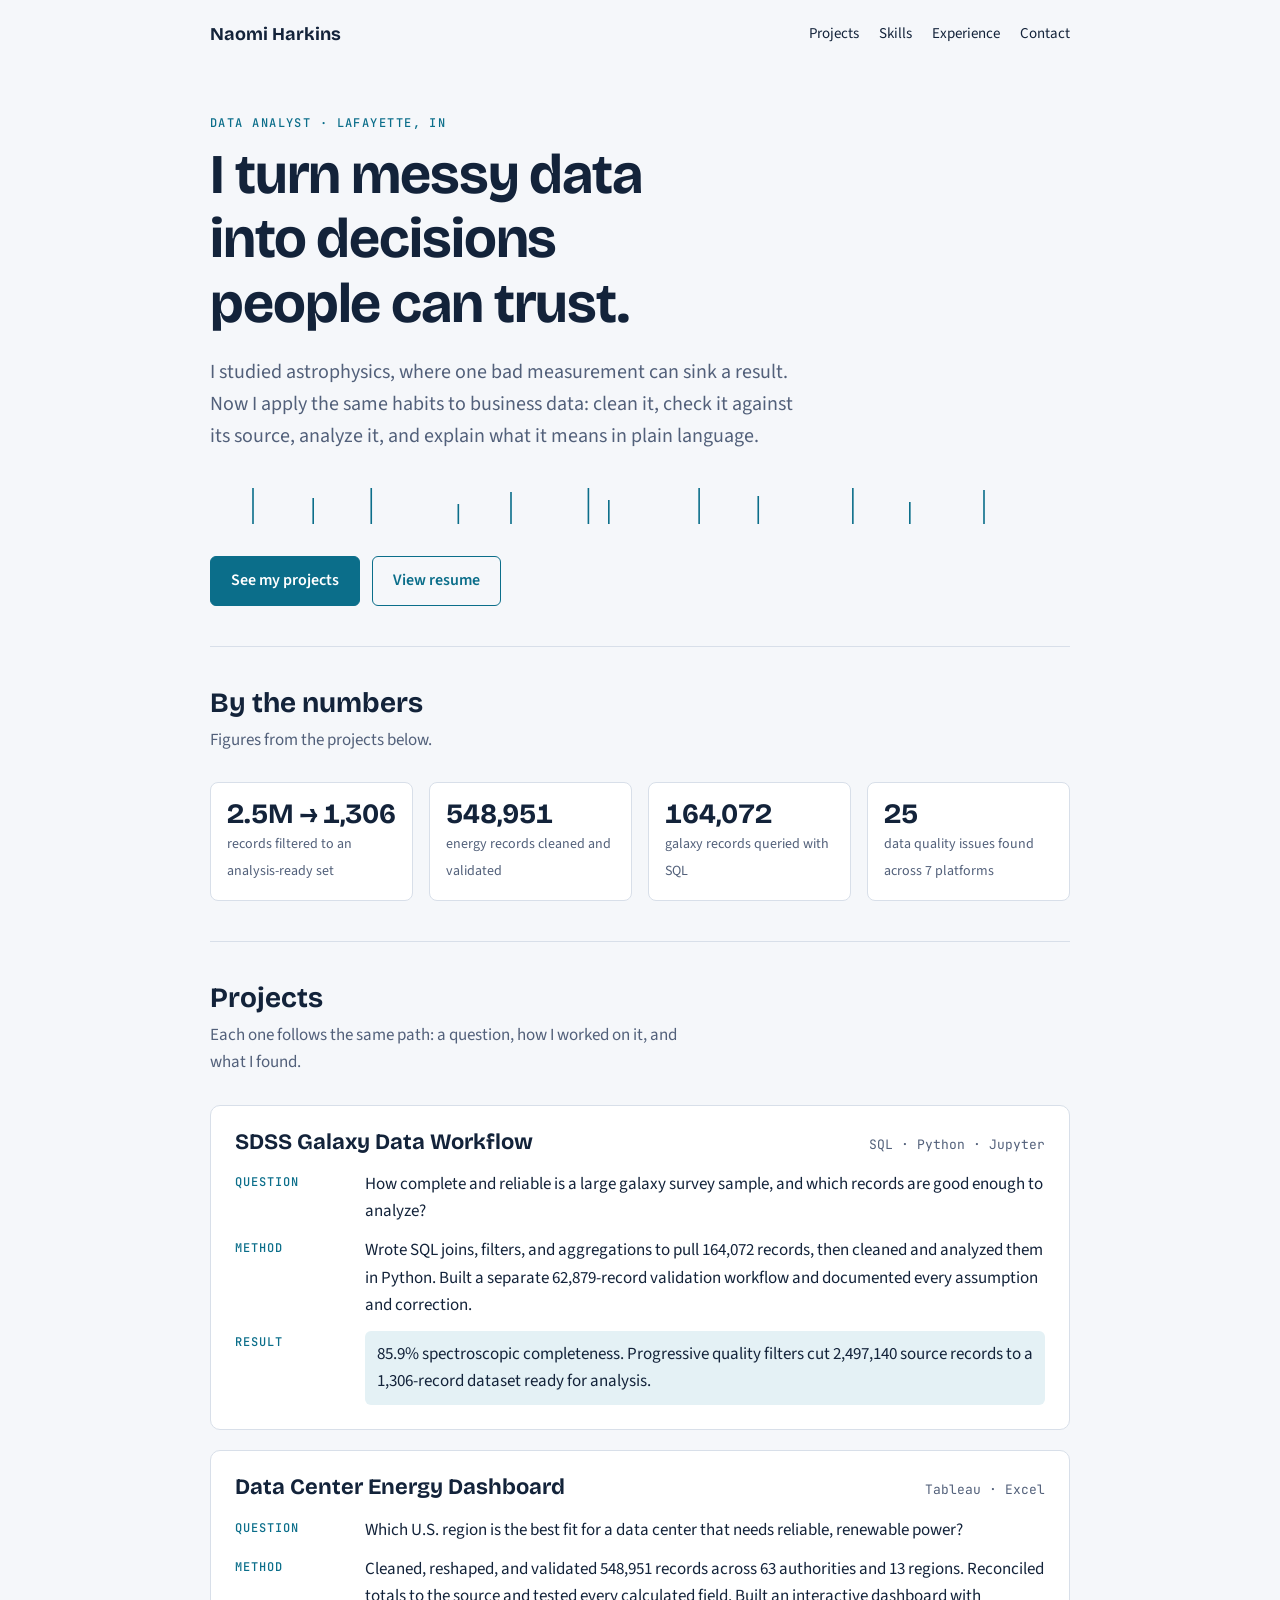
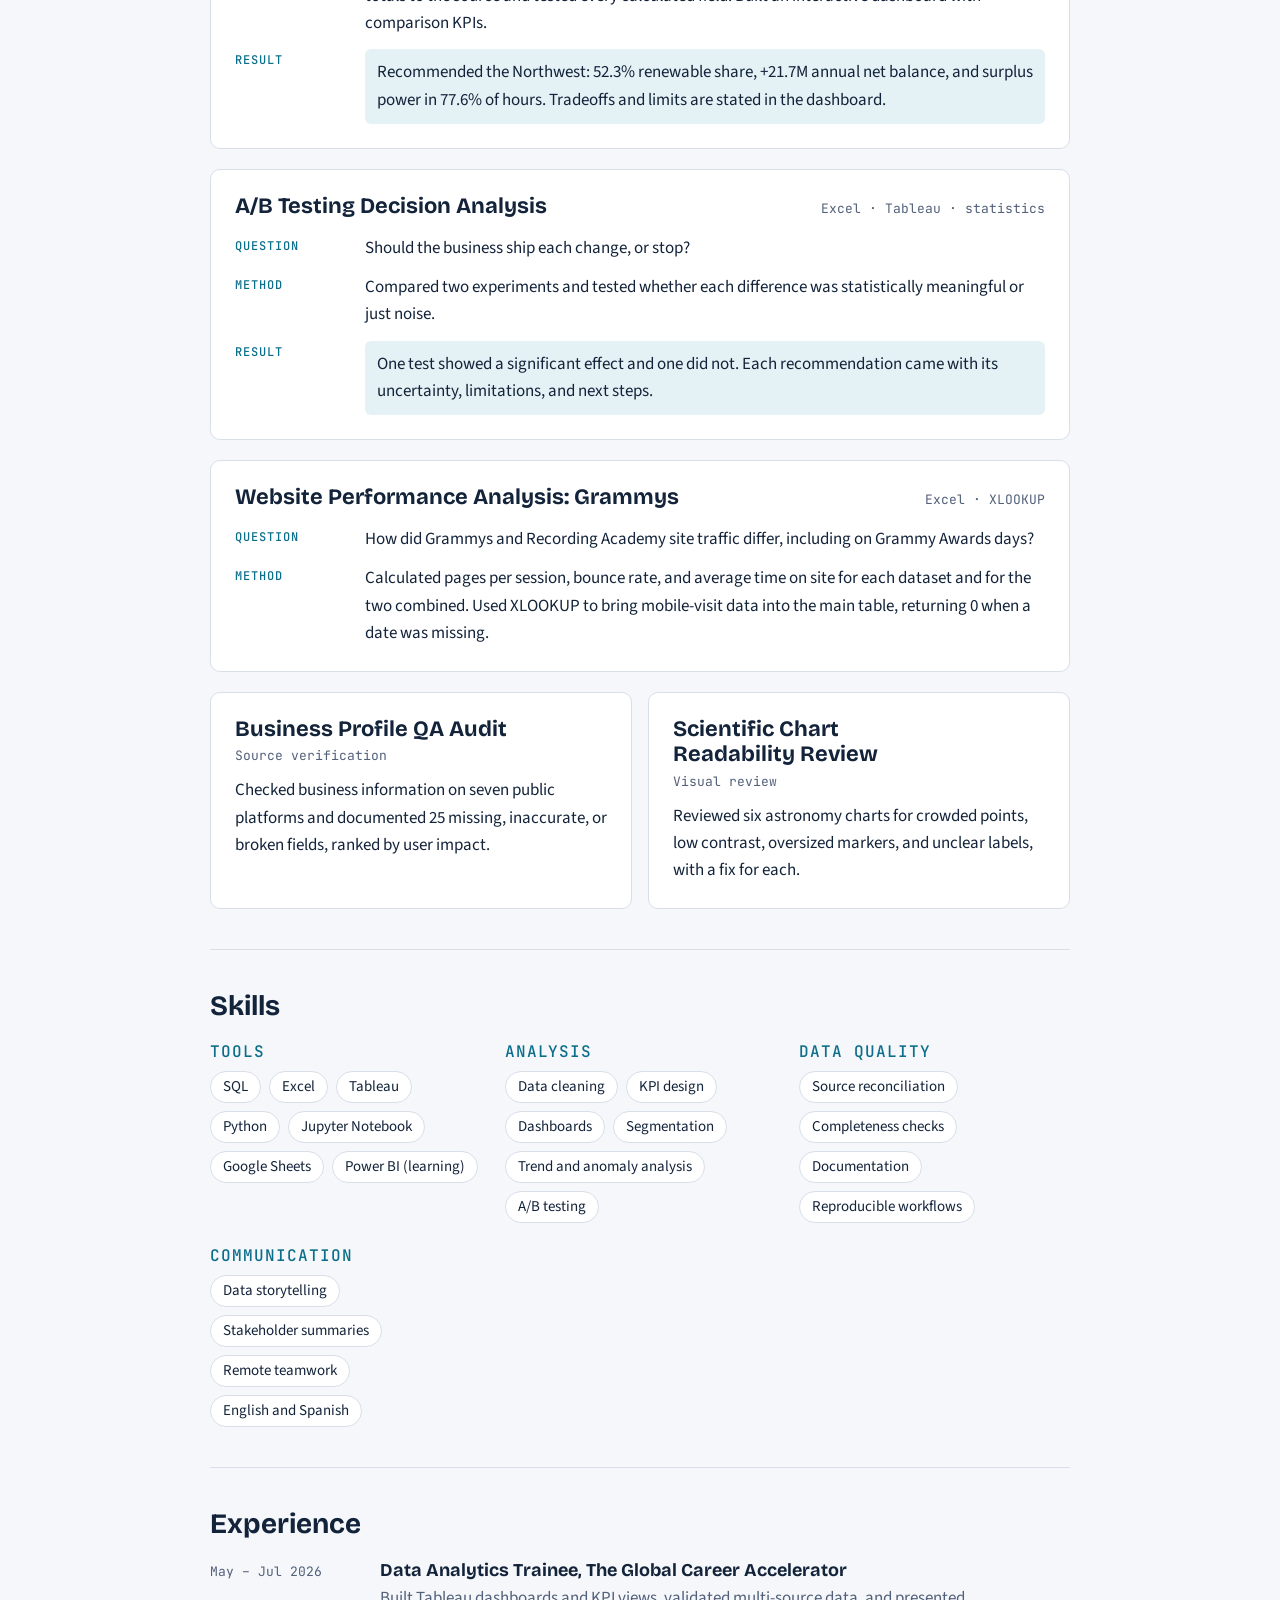
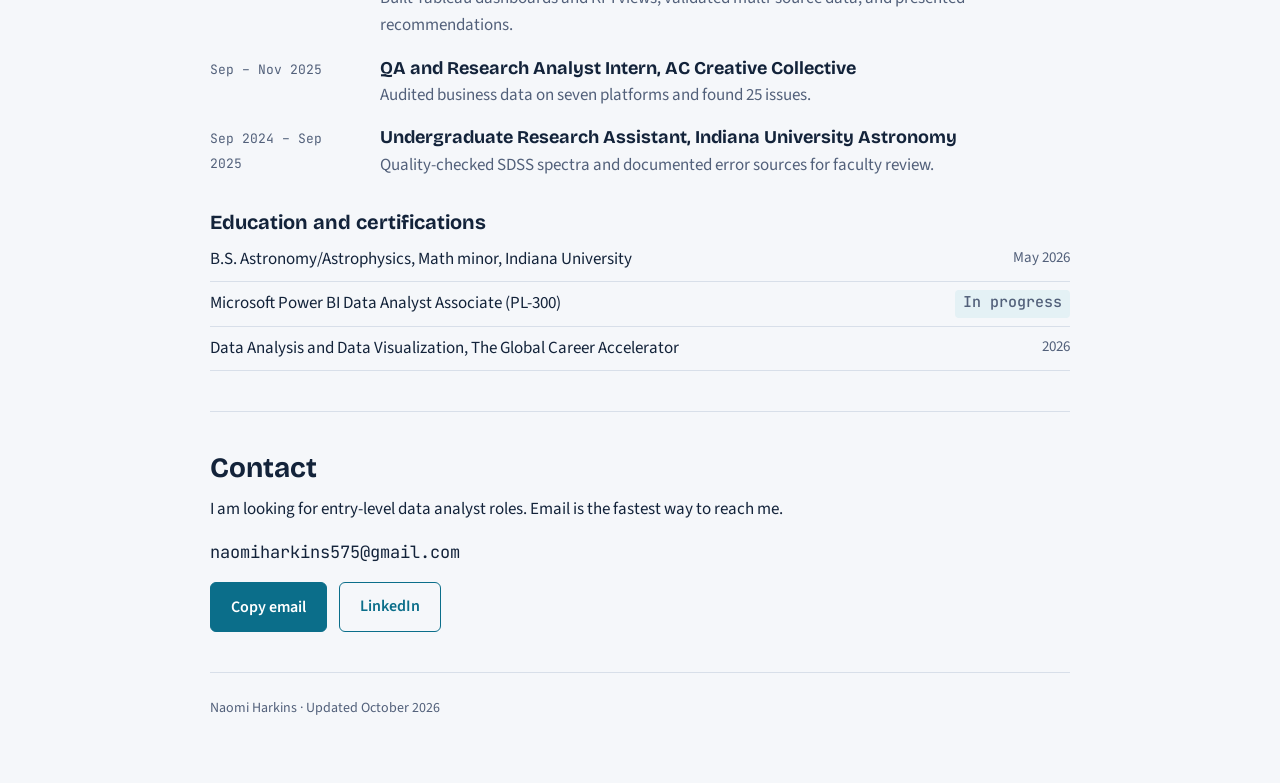
<file: index.html>
<!doctype html>
<html lang="en">
<head>
<meta charset="utf-8">
<meta name="viewport" content="width=device-width, initial-scale=1">
<meta name="description" content="Naomi Harkins is an entry-level data analyst skilled in SQL, Excel, Tableau and Python.">
<title>Naomi Harkins | Data Analyst Portfolio</title>
<link rel="stylesheet" href="https://fonts.googleapis.com/css2?family=Bricolage+Grotesque:opsz,wght@12..96,500;12..96,700&family=Source+Sans+3:wght@400;600&family=JetBrains+Mono:wght@400;500&display=swap">
<style>
/* Layout: one narrow reading column, project case studies as problem / method / result rows, spectrum-line motif as the only ornament */
:root{
  --bg:#f5f7fa; --surface:#ffffff; --fg:#13233a; --muted:#52607a; --line:#d8dfe9;
  --accent:#0b6e8a; --accent-ink:#ffffff; --mark:#e4f1f5;
  --f-display:"Bricolage Grotesque","Segoe UI",system-ui,sans-serif;
  --f-body:"Source Sans 3","Segoe UI",system-ui,sans-serif;
  --f-mono:"JetBrains Mono",ui-monospace,Menlo,monospace;
}
@media (prefers-color-scheme:dark){:root:not([data-theme="light"]){
  --bg:#0c1522; --surface:#142235; --fg:#e7edf6; --muted:#a2b0c6; --line:#27384f;
  --accent:#5cc4de; --accent-ink:#06202a; --mark:#12303c; color-scheme:dark}}
:root[data-theme="dark"]{
  --bg:#0c1522; --surface:#142235; --fg:#e7edf6; --muted:#a2b0c6; --line:#27384f;
  --accent:#5cc4de; --accent-ink:#06202a; --mark:#12303c; color-scheme:dark}
*{box-sizing:border-box}
html{color-scheme:light dark}
img,svg{max-width:100%}
[hidden]{display:none!important}
body{margin:0;background:var(--bg);color:var(--fg);font:400 17px/1.6 var(--f-body);
  padding-inline:max(16px,env(safe-area-inset-left,0px)) max(16px,env(safe-area-inset-right,0px));padding-block:0 64px}
a{color:var(--accent)}
a:focus-visible,button:focus-visible{outline:3px solid var(--accent);outline-offset:3px;border-radius:4px}
.wrap{max-width:860px;margin:0 auto}
nav{display:flex;flex-wrap:wrap;gap:8px 24px;align-items:center;justify-content:space-between;padding-block:20px;font-size:15px}
nav b{font-family:var(--f-display);font-size:18px}
nav div{display:flex;gap:20px;flex-wrap:wrap}
nav a{color:var(--fg);text-decoration:none}
nav a:hover{color:var(--accent)}
h1,h2,h3{font-family:var(--f-display);text-wrap:balance;line-height:1.15;margin:0}
.eyebrow{font:500 12px/1 var(--f-mono);letter-spacing:.12em;text-transform:uppercase;color:var(--accent);margin:0 0 14px}
.hero{padding-block:48px 40px}
.hero h1{font-size:clamp(34px,6vw,56px);font-weight:700;letter-spacing:-.02em;max-width:18ch}
.hero p.lead{font-size:20px;color:var(--muted);max-width:60ch;margin:20px 0 0}
.spectrum{display:block;width:100%;height:44px;margin-top:32px}
.spectrum line{stroke:var(--accent)}
.cta{display:flex;flex-wrap:wrap;gap:12px;margin-top:28px}
.btn{display:inline-block;padding:11px 20px;border-radius:6px;font-weight:600;text-decoration:none;border:1.5px solid var(--accent);font-size:16px;font-family:var(--f-body);cursor:pointer;background:transparent;color:var(--accent)}
.btn.primary{background:var(--accent);color:var(--accent-ink)}
section{padding-block:40px;border-top:1px solid var(--line)}
section>h2{font-size:28px;margin-bottom:8px}
section>p.sub{color:var(--muted);margin:0 0 28px;max-width:60ch}
.stats{display:grid;grid-template-columns:repeat(auto-fit,minmax(170px,1fr));gap:16px;margin:0;padding:0;list-style:none}
.stats li{background:var(--surface);border:1px solid var(--line);border-radius:8px;padding:16px}
.stats strong{display:block;font:700 28px/1.1 var(--f-display);font-variant-numeric:tabular-nums}
.stats span{font-size:14px;color:var(--muted)}
.case{background:var(--surface);border:1px solid var(--line);border-radius:10px;padding:24px;margin-bottom:20px}
.case header{display:flex;flex-wrap:wrap;justify-content:space-between;gap:8px 16px;align-items:baseline;margin-bottom:6px}
.case h3{font-size:22px}
.tags{font:400 13px var(--f-mono);color:var(--muted)}
.case dl{display:grid;grid-template-columns:110px 1fr;gap:12px 20px;margin:16px 0 0}
.case dt{font:500 12px/1.9 var(--f-mono);letter-spacing:.08em;text-transform:uppercase;color:var(--accent)}
.case dd{margin:0;min-width:0}
.result{background:var(--mark);border-radius:6px;padding:10px 12px}
.pair{display:grid;grid-template-columns:repeat(auto-fit,minmax(260px,1fr));gap:16px}
.pair .case{margin:0}
.pair .case p{margin:8px 0 0}
.skills{display:grid;grid-template-columns:repeat(auto-fit,minmax(240px,1fr));gap:24px}
.skills h3{font-size:16px;font-family:var(--f-mono);letter-spacing:.06em;text-transform:uppercase;color:var(--accent);font-weight:500;margin-bottom:10px}
.skills ul{margin:0;padding:0;list-style:none;display:flex;flex-wrap:wrap;gap:8px}
.skills li{border:1px solid var(--line);background:var(--surface);border-radius:999px;padding:3px 12px;font-size:15px}
.jobs{display:grid;gap:18px}
.job{display:grid;grid-template-columns:150px 1fr;gap:4px 20px}
.job time{font:400 13px/1.9 var(--f-mono);color:var(--muted)}
.job h3{font-size:18px}
.job p{margin:4px 0 0;color:var(--muted)}
.certs{margin:0;padding:0;list-style:none;display:grid;gap:8px}
.certs li{display:flex;flex-wrap:wrap;gap:4px 12px;justify-content:space-between;border-bottom:1px solid var(--line);padding-bottom:8px}
.certs span{color:var(--muted);font-size:15px}
.status{font:500 12px var(--f-mono);background:var(--mark);color:var(--accent);padding:2px 8px;border-radius:4px}
.contact p{margin:0 0 16px}
.mail{font-family:var(--f-mono);font-size:17px;user-select:all}
footer{font-size:14px;color:var(--muted);padding-top:24px;border-top:1px solid var(--line)}
@media(max-width:560px){.case dl,.job{grid-template-columns:1fr}.case dl{gap:2px}.case dd{margin-bottom:10px}}
</style>
</head>
<body>
<div class="wrap">
<nav aria-label="Main">
  <b>Naomi Harkins</b>
  <div><a href="#projects">Projects</a><a href="#skills">Skills</a><a href="#experience">Experience</a><a href="#contact">Contact</a></div>
</nav>

<main>
<header class="hero">
  <p class="eyebrow">Data Analyst · Lafayette, IN</p>
  <h1>I turn messy data into decisions people can trust.</h1>
  <p class="lead">I studied astrophysics, where one bad measurement can sink a result. Now I apply the same habits to business data: clean it, check it against its source, analyze it, and explain what it means in plain language.</p>
  <svg class="spectrum" viewBox="0 0 800 44" preserveAspectRatio="none" role="img" aria-label="Decorative spectral line pattern">
    <g stroke-width="1.5"><line x1="40" y1="4" x2="40" y2="40"/><line x1="96" y1="14" x2="96" y2="40"/><line x1="150" y1="4" x2="150" y2="40"/><line x1="231" y1="20" x2="231" y2="40"/><line x1="280" y1="8" x2="280" y2="40"/><line x1="352" y1="4" x2="352" y2="40"/><line x1="371" y1="16" x2="371" y2="40"/><line x1="455" y1="4" x2="455" y2="40"/><line x1="510" y1="12" x2="510" y2="40"/><line x1="598" y1="4" x2="598" y2="40"/><line x1="651" y1="18" x2="651" y2="40"/><line x1="720" y1="6" x2="720" y2="40"/></g>
  </svg>
  <div class="cta"><a class="btn primary" href="#projects">See my projects</a><a class="btn" href="https://naomiharkins.github.io/naomi-harkins-portfolio/resume/">View resume</a></div>
</header>

<section aria-labelledby="h-num">
  <h2 id="h-num">By the numbers</h2>
  <p class="sub">Figures from the projects below.</p>
  <ul class="stats">
    <li><strong>2.5M → 1,306</strong><span>records filtered to an analysis-ready set</span></li>
    <li><strong>548,951</strong><span>energy records cleaned and validated</span></li>
    <li><strong>164,072</strong><span>galaxy records queried with SQL</span></li>
    <li><strong>25</strong><span>data quality issues found across 7 platforms</span></li>
  </ul>
</section>

<section id="projects" aria-labelledby="h-proj">
  <h2 id="h-proj">Projects</h2>
  <p class="sub">Each one follows the same path: a question, how I worked on it, and what I found.</p>

  <article class="case">
    <header><h3>SDSS Galaxy Data Workflow</h3><span class="tags">SQL · Python · Jupyter</span></header>
    <dl>
      <dt>Question</dt><dd>How complete and reliable is a large galaxy survey sample, and which records are good enough to analyze?</dd>
      <dt>Method</dt><dd>Wrote SQL joins, filters, and aggregations to pull 164,072 records, then cleaned and analyzed them in Python. Built a separate 62,879-record validation workflow and documented every assumption and correction.</dd>
      <dt>Result</dt><dd class="result">85.9% spectroscopic completeness. Progressive quality filters cut 2,497,140 source records to a 1,306-record dataset ready for analysis.</dd>
    </dl>
  </article>

  <article class="case">
    <header><h3>Data Center Energy Dashboard</h3><span class="tags">Tableau · Excel</span></header>
    <dl>
      <dt>Question</dt><dd>Which U.S. region is the best fit for a data center that needs reliable, renewable power?</dd>
      <dt>Method</dt><dd>Cleaned, reshaped, and validated 548,951 records across 63 authorities and 13 regions. Reconciled totals to the source and tested every calculated field. Built an interactive dashboard with comparison KPIs.</dd>
      <dt>Result</dt><dd class="result">Recommended the Northwest: 52.3% renewable share, +21.7M annual net balance, and surplus power in 77.6% of hours. Tradeoffs and limits are stated in the dashboard.</dd>
    </dl>
  </article>

  <article class="case">
    <header><h3>A/B Testing Decision Analysis</h3><span class="tags">Excel · Tableau · statistics</span></header>
    <dl>
      <dt>Question</dt><dd>Should the business ship each change, or stop?</dd>
      <dt>Method</dt><dd>Compared two experiments and tested whether each difference was statistically meaningful or just noise.</dd>
      <dt>Result</dt><dd class="result">One test showed a significant effect and one did not. Each recommendation came with its uncertainty, limitations, and next steps.</dd>
    </dl>
  </article>

  <article class="case">
    <header><h3>Website Performance Analysis: Grammys</h3><span class="tags">Excel · XLOOKUP</span></header>
    <dl>
      <dt>Question</dt><dd>How did Grammys and Recording Academy site traffic differ, including on Grammy Awards days?</dd>
      <dt>Method</dt><dd>Calculated pages per session, bounce rate, and average time on site for each dataset and for the two combined. Used XLOOKUP to bring mobile-visit data into the main table, returning 0 when a date was missing.</dd>
    </dl>
  </article>

  <div class="pair">
    <article class="case"><h3>Business Profile QA Audit</h3><span class="tags">Source verification</span>
      <p>Checked business information on seven public platforms and documented 25 missing, inaccurate, or broken fields, ranked by user impact.</p></article>
    <article class="case"><h3>Scientific Chart Readability Review</h3><span class="tags">Visual review</span>
      <p>Reviewed six astronomy charts for crowded points, low contrast, oversized markers, and unclear labels, with a fix for each.</p></article>
  </div>
</section>

<section id="skills" aria-labelledby="h-skills">
  <h2 id="h-skills">Skills</h2>
  <div class="skills" style="margin-top:20px">
    <div><h3>Tools</h3><ul><li>SQL</li><li>Excel</li><li>Tableau</li><li>Python</li><li>Jupyter Notebook</li><li>Google Sheets</li><li>Power BI (learning)</li></ul></div>
    <div><h3>Analysis</h3><ul><li>Data cleaning</li><li>KPI design</li><li>Dashboards</li><li>Segmentation</li><li>Trend and anomaly analysis</li><li>A/B testing</li></ul></div>
    <div><h3>Data quality</h3><ul><li>Source reconciliation</li><li>Completeness checks</li><li>Documentation</li><li>Reproducible workflows</li></ul></div>
    <div><h3>Communication</h3><ul><li>Data storytelling</li><li>Stakeholder summaries</li><li>Remote teamwork</li><li>English and Spanish</li></ul></div>
  </div>
</section>

<section id="experience" aria-labelledby="h-exp">
  <h2 id="h-exp">Experience</h2>
  <div class="jobs" style="margin-top:20px">
    <div class="job"><time>May – Jul 2026</time><div><h3>Data Analytics Trainee, The Global Career Accelerator</h3><p>Built Tableau dashboards and KPI views, validated multi-source data, and presented recommendations.</p></div></div>
    <div class="job"><time>Sep – Nov 2025</time><div><h3>QA and Research Analyst Intern, AC Creative Collective</h3><p>Audited business data on seven platforms and found 25 issues.</p></div></div>
    <div class="job"><time>Sep 2024 – Sep 2025</time><div><h3>Undergraduate Research Assistant, Indiana University Astronomy</h3><p>Quality-checked SDSS spectra and documented error sources for faculty review.</p></div></div>
  </div>
  <h3 style="margin:32px 0 12px;font-size:20px">Education and certifications</h3>
  <ul class="certs">
    <li>B.S. Astronomy/Astrophysics, Math minor, Indiana University <span>May 2026</span></li>
    <li>Microsoft Power BI Data Analyst Associate (PL-300) <span class="status">In progress</span></li>
    <li>Data Analysis and Data Visualization, The Global Career Accelerator <span>2026</span></li>
  </ul>
</section>

<section id="contact" class="contact" aria-labelledby="h-contact">
  <h2 id="h-contact">Contact</h2>
  <p style="margin-top:12px">I am looking for entry-level data analyst roles. Email is the fastest way to reach me.</p>
  <p class="mail" id="mail">naomiharkins575@gmail.com</p>
  <div class="cta" style="margin-top:0"><button class="btn primary" id="copy" type="button">Copy email</button><a class="btn" href="https://linkedin.com/in/naomiharkins">LinkedIn</a></div>
</section>
</main>
<footer>Naomi Harkins · Updated October 2026</footer>
</div>
<script>
document.getElementById('copy').addEventListener('click',function(){
  var b=this,t=document.getElementById('mail').textContent;
  function done(){b.textContent='Copied';setTimeout(function(){b.textContent='Copy email'},1800)}
  function sel(){var r=document.createRange();r.selectNodeContents(document.getElementById('mail'));var s=getSelection();s.removeAllRanges();s.addRange(r);b.textContent='Press Ctrl+C'}
  try{navigator.clipboard.writeText(t).then(done,sel)}catch(e){sel()}
});
</script>
</body>
</html>
</file>
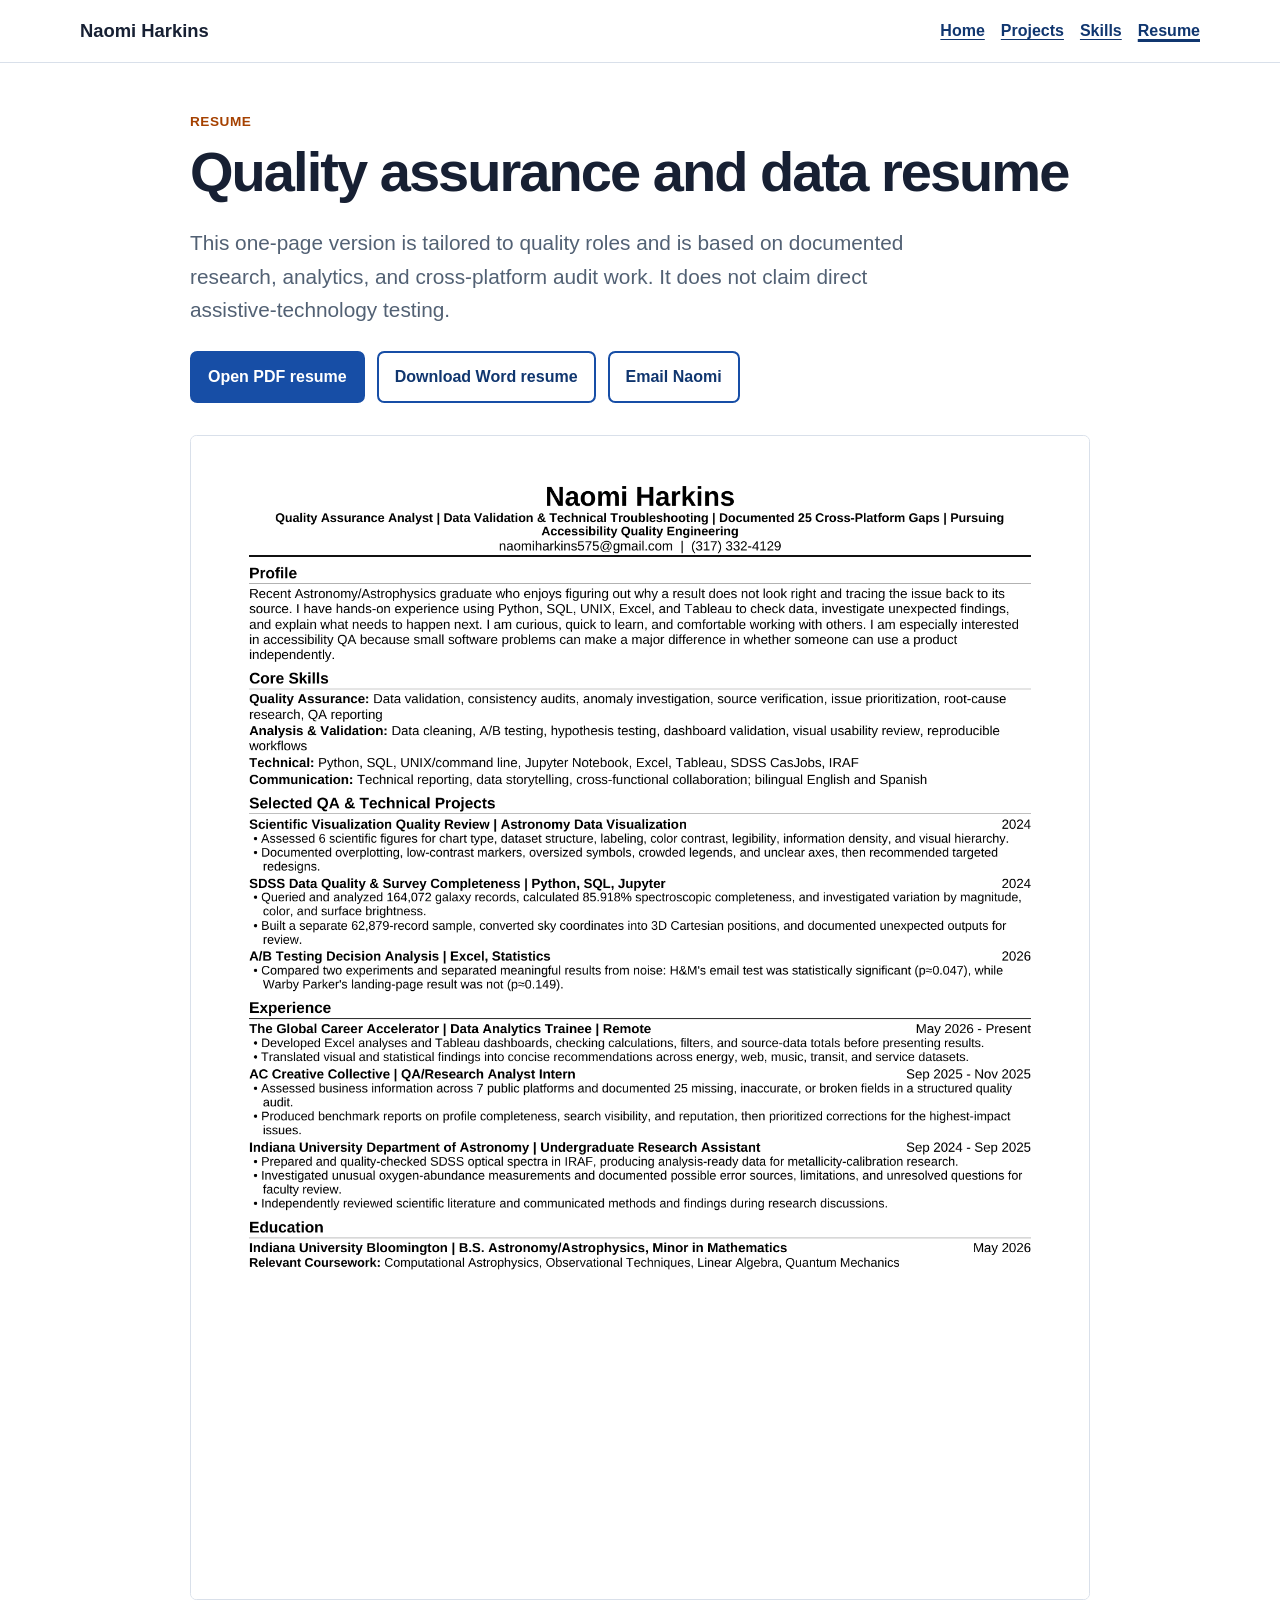
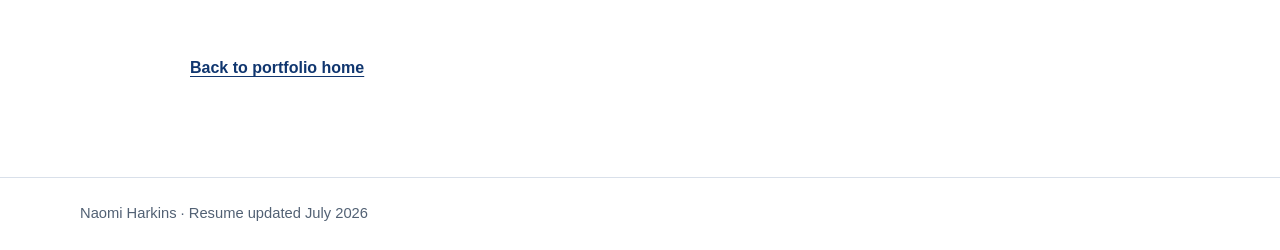
<file: resume/index.html>
<!doctype html>
<html lang="en">
<head><meta charset="utf-8"><meta name="viewport" content="width=device-width, initial-scale=1"><meta name="description" content="Naomi Harkins quality assurance and data resume."><title>Resume | Naomi Harkins</title><link rel="stylesheet" href="../styles.css"></head>
<body>
<a class="skip-link" href="#main-content">Skip to main content</a>
<header class="site-header compact-header"><div class="wrapper header-row"><a class="brand" href="../index.html">Naomi Harkins</a><nav aria-label="Primary navigation"><a href="../index.html">Home</a><a href="../index.html#projects">Projects</a><a href="../index.html#skills">Skills</a><a aria-current="page" href="index.html">Resume</a></nav></div></header>
<main id="main-content" class="wrapper project-page" tabindex="-1">
<p class="eyebrow">Resume</p>
<h1>Quality assurance and data resume</h1>
<p class="lede">This one-page version is tailored to quality roles and is based on documented research, analytics, and cross-platform audit work. It does not claim direct assistive-technology testing.</p>
<div class="hero-actions"><a class="button primary" href="Naomi_Harkins_Resume.pdf">Open PDF resume</a><a class="button secondary" href="Naomi_Harkins_Resume.docx" download>Download Word resume</a><a class="button secondary" href="mailto:naomiharkins575@gmail.com">Email Naomi</a></div>
<img class="resume-thumb resume-page-preview" src="../assets/resume-preview.png" alt="Preview of Naomi Harkins's one-page quality assurance and data resume.">
<p class="back-link"><a href="../index.html">Back to portfolio home</a></p>
</main>
<footer class="site-footer"><div class="wrapper">Naomi Harkins · Resume updated July 2026</div></footer>
</body></html>
</file>
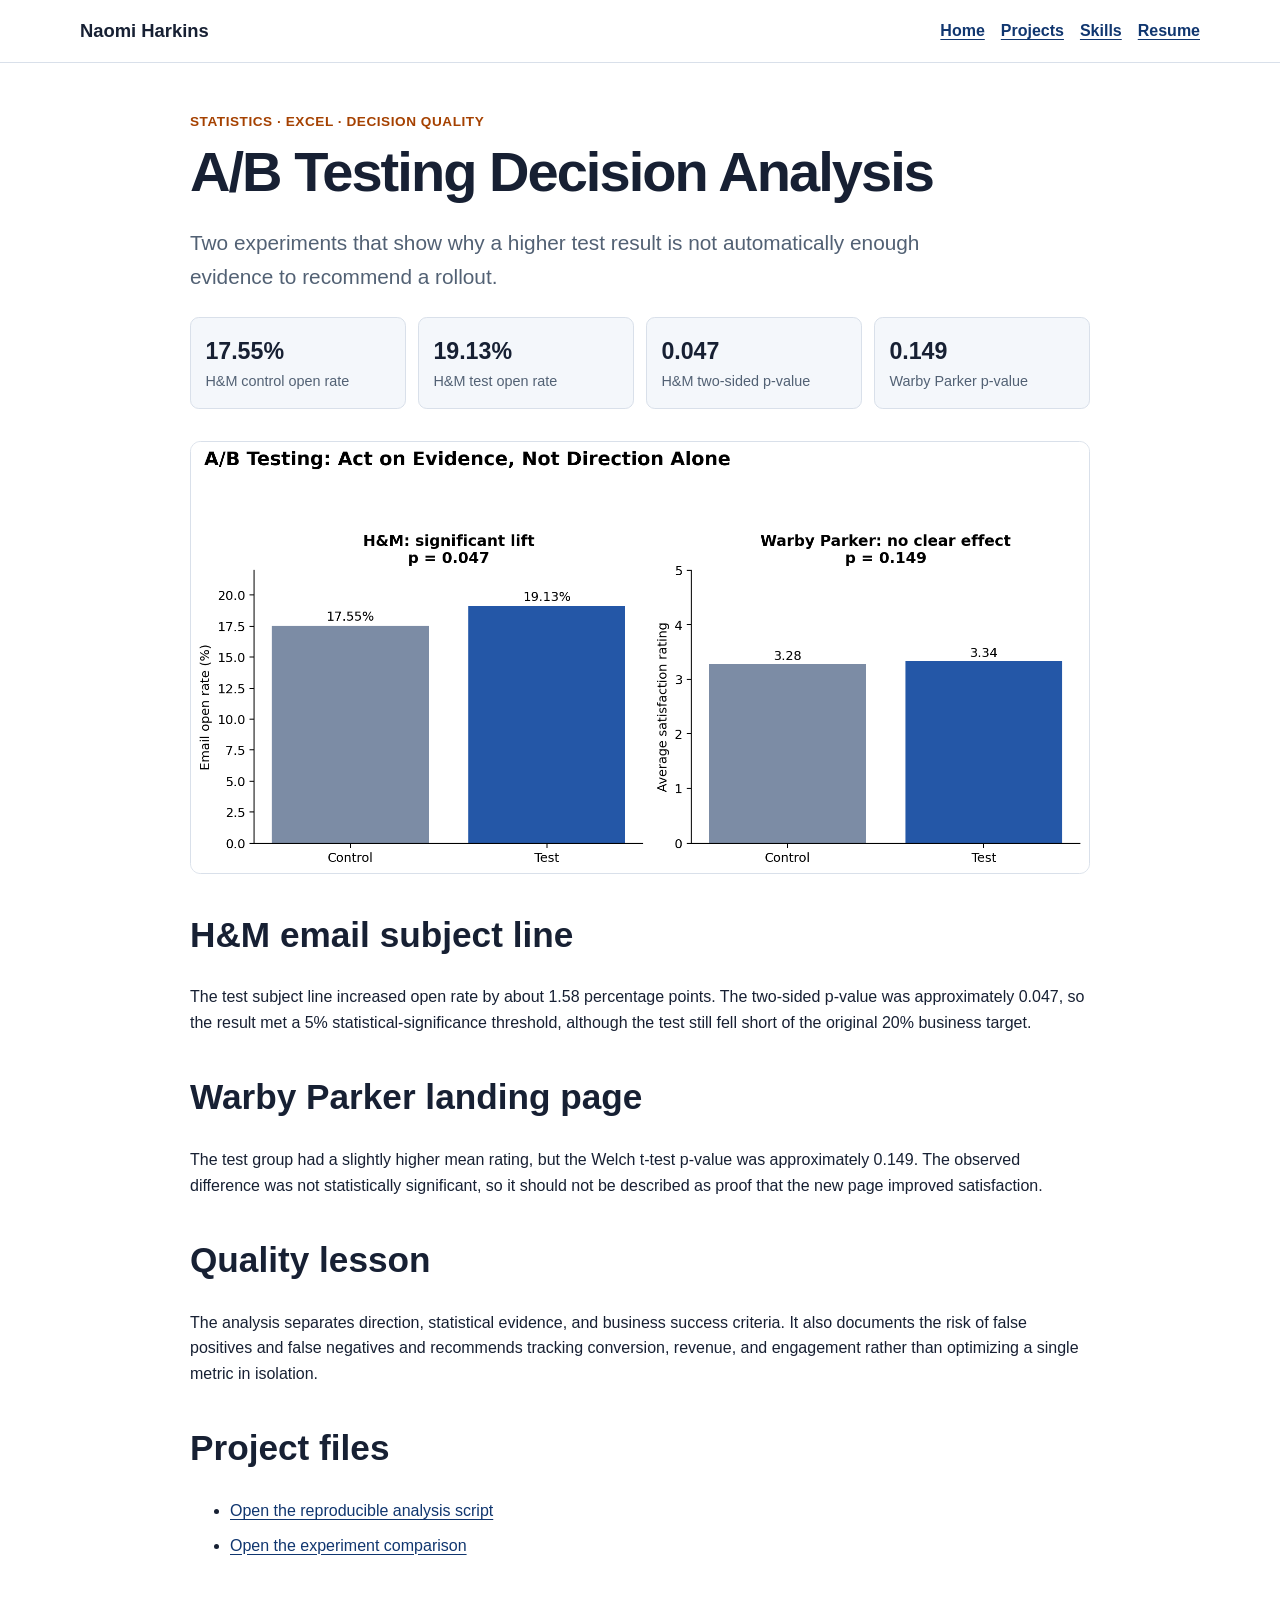
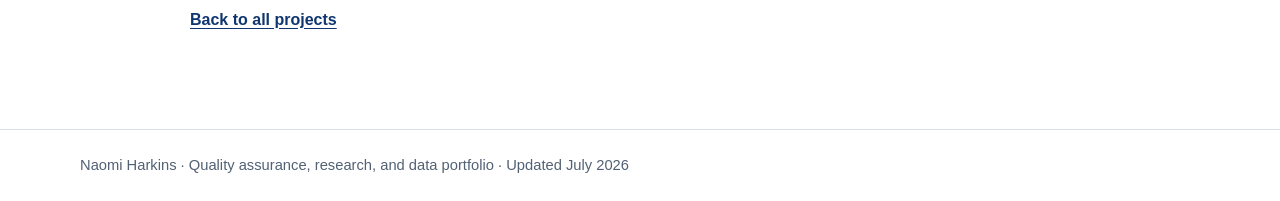
<file: projects/ab-testing/index.html>
<!doctype html>
<html lang="en">
<head><meta charset="utf-8"><meta name="viewport" content="width=device-width, initial-scale=1"><meta name="description" content="A/B testing decision analysis using two completed experiments."><title>A/B Testing Decisions | Naomi Harkins</title><link rel="stylesheet" href="../../styles.css"></head>
<body><a class="skip-link" href="#main-content">Skip to main content</a><header class="site-header compact-header">
  <div class="wrapper header-row">
    <a class="brand" href="../../index.html">Naomi Harkins</a>
    <nav aria-label="Primary navigation">
      <a href="../../index.html">Home</a>
      <a href="../../index.html#projects">Projects</a>
      <a href="../../index.html#skills">Skills</a>
      <a href="../../resume/index.html">Resume</a>
    </nav>
  </div>
</header>
<main id="main-content" class="wrapper project-page" tabindex="-1">
<p class="eyebrow">Statistics · Excel · decision quality</p>
<h1>A/B Testing Decision Analysis</h1>
<p class="lede">Two experiments that show why a higher test result is not automatically enough evidence to recommend a rollout.</p>
<div class="metric-grid"><div><strong>17.55%</strong><span>H&amp;M control open rate</span></div><div><strong>19.13%</strong><span>H&amp;M test open rate</span></div><div><strong>0.047</strong><span>H&amp;M two-sided p-value</span></div><div><strong>0.149</strong><span>Warby Parker p-value</span></div></div>
<img class="project-hero" src="../../assets/ab-testing.png" alt="Comparison of the H and M email test and Warby Parker landing-page experiment, with significance decisions.">
<section><h2>H&amp;M email subject line</h2><p>The test subject line increased open rate by about 1.58 percentage points. The two-sided p-value was approximately 0.047, so the result met a 5% statistical-significance threshold, although the test still fell short of the original 20% business target.</p></section>
<section><h2>Warby Parker landing page</h2><p>The test group had a slightly higher mean rating, but the Welch t-test p-value was approximately 0.149. The observed difference was not statistically significant, so it should not be described as proof that the new page improved satisfaction.</p></section>
<section><h2>Quality lesson</h2><p>The analysis separates direction, statistical evidence, and business success criteria. It also documents the risk of false positives and false negatives and recommends tracking conversion, revenue, and engagement rather than optimizing a single metric in isolation.</p></section>
<section><h2>Project files</h2><ul class="file-links"><li><a href="analysis.py">Open the reproducible analysis script</a></li><li><a href="experiment-summary.csv">Open the experiment comparison</a></li></ul></section>
<p class="back-link"><a href="../../index.html#projects">Back to all projects</a></p>
</main><footer class="site-footer"><div class="wrapper">Naomi Harkins · Quality assurance, research, and data portfolio · Updated July 2026</div></footer></body></html>
</file>
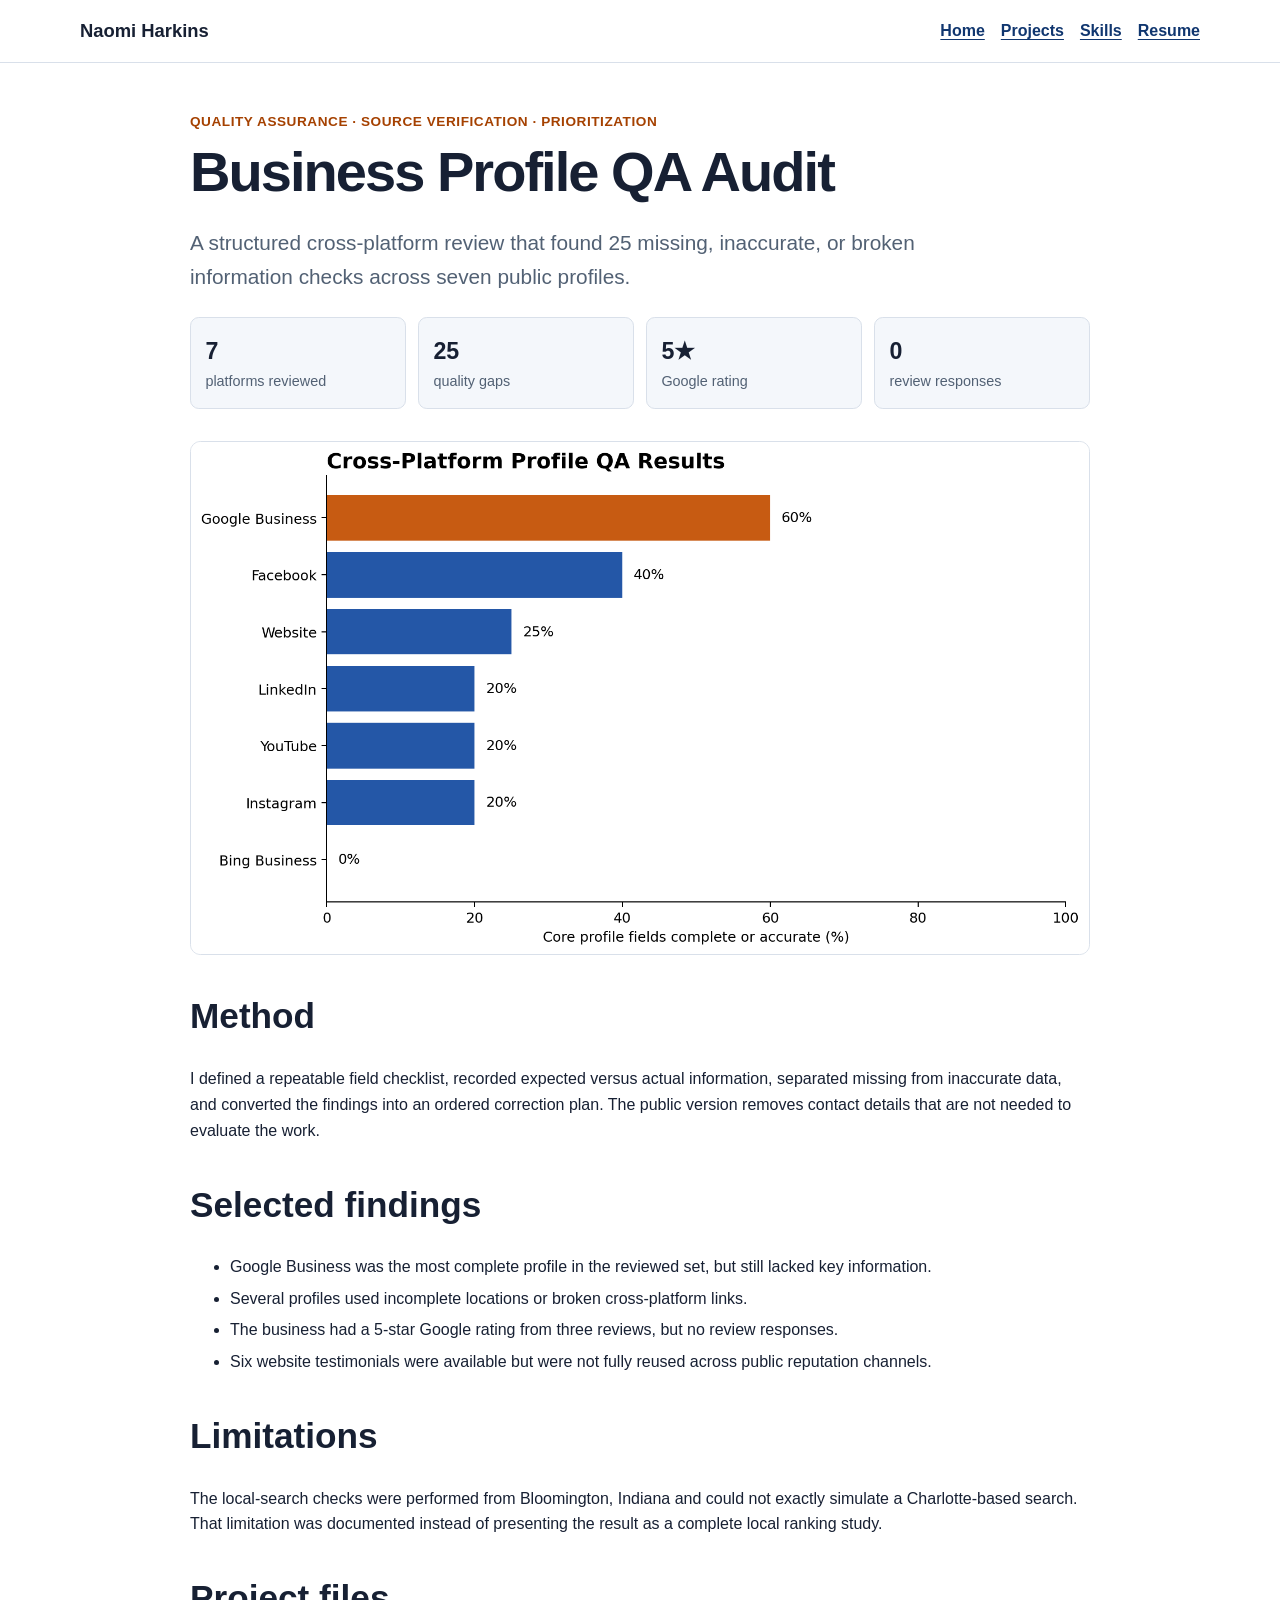
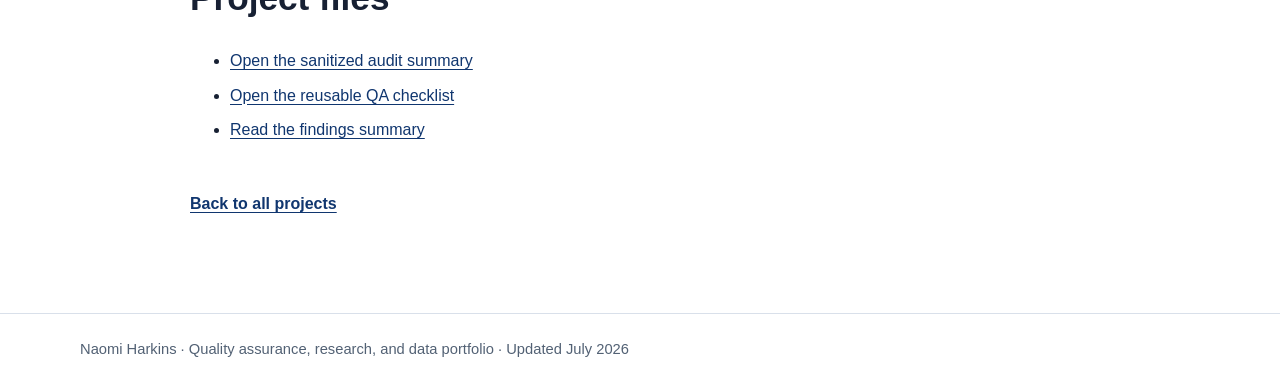
<file: projects/business-profile-qa-audit/index.html>
<!doctype html>
<html lang="en">
<head><meta charset="utf-8"><meta name="viewport" content="width=device-width, initial-scale=1"><meta name="description" content="Cross-platform business-information quality assurance audit case study."><title>Business Profile QA Audit | Naomi Harkins</title><link rel="stylesheet" href="../../styles.css"></head>
<body><a class="skip-link" href="#main-content">Skip to main content</a><header class="site-header compact-header">
  <div class="wrapper header-row">
    <a class="brand" href="../../index.html">Naomi Harkins</a>
    <nav aria-label="Primary navigation">
      <a href="../../index.html">Home</a>
      <a href="../../index.html#projects">Projects</a>
      <a href="../../index.html#skills">Skills</a>
      <a href="../../resume/index.html">Resume</a>
    </nav>
  </div>
</header>
<main id="main-content" class="wrapper project-page" tabindex="-1">
<p class="eyebrow">Quality assurance · source verification · prioritization</p>
<h1>Business Profile QA Audit</h1>
<p class="lede">A structured cross-platform review that found 25 missing, inaccurate, or broken information checks across seven public profiles.</p>
<div class="metric-grid"><div><strong>7</strong><span>platforms reviewed</span></div><div><strong>25</strong><span>quality gaps</span></div><div><strong>5★</strong><span>Google rating</span></div><div><strong>0</strong><span>review responses</span></div></div>
<img class="project-hero" src="../../assets/business-profile-qa-audit.png" alt="Horizontal bar chart comparing core profile-information completion rates across seven public platforms.">
<section><h2>Method</h2><p>I defined a repeatable field checklist, recorded expected versus actual information, separated missing from inaccurate data, and converted the findings into an ordered correction plan. The public version removes contact details that are not needed to evaluate the work.</p></section>
<section><h2>Selected findings</h2><ul><li>Google Business was the most complete profile in the reviewed set, but still lacked key information.</li><li>Several profiles used incomplete locations or broken cross-platform links.</li><li>The business had a 5-star Google rating from three reviews, but no review responses.</li><li>Six website testimonials were available but were not fully reused across public reputation channels.</li></ul></section>
<section><h2>Limitations</h2><p>The local-search checks were performed from Bloomington, Indiana and could not exactly simulate a Charlotte-based search. That limitation was documented instead of presenting the result as a complete local ranking study.</p></section>
<section><h2>Project files</h2><ul class="file-links"><li><a href="platform-audit-summary.csv">Open the sanitized audit summary</a></li><li><a href="qa-checklist.md">Open the reusable QA checklist</a></li><li><a href="findings-summary.md">Read the findings summary</a></li></ul></section>
<p class="back-link"><a href="../../index.html#projects">Back to all projects</a></p>
</main><footer class="site-footer"><div class="wrapper">Naomi Harkins · Quality assurance, research, and data portfolio · Updated July 2026</div></footer></body></html>
</file>
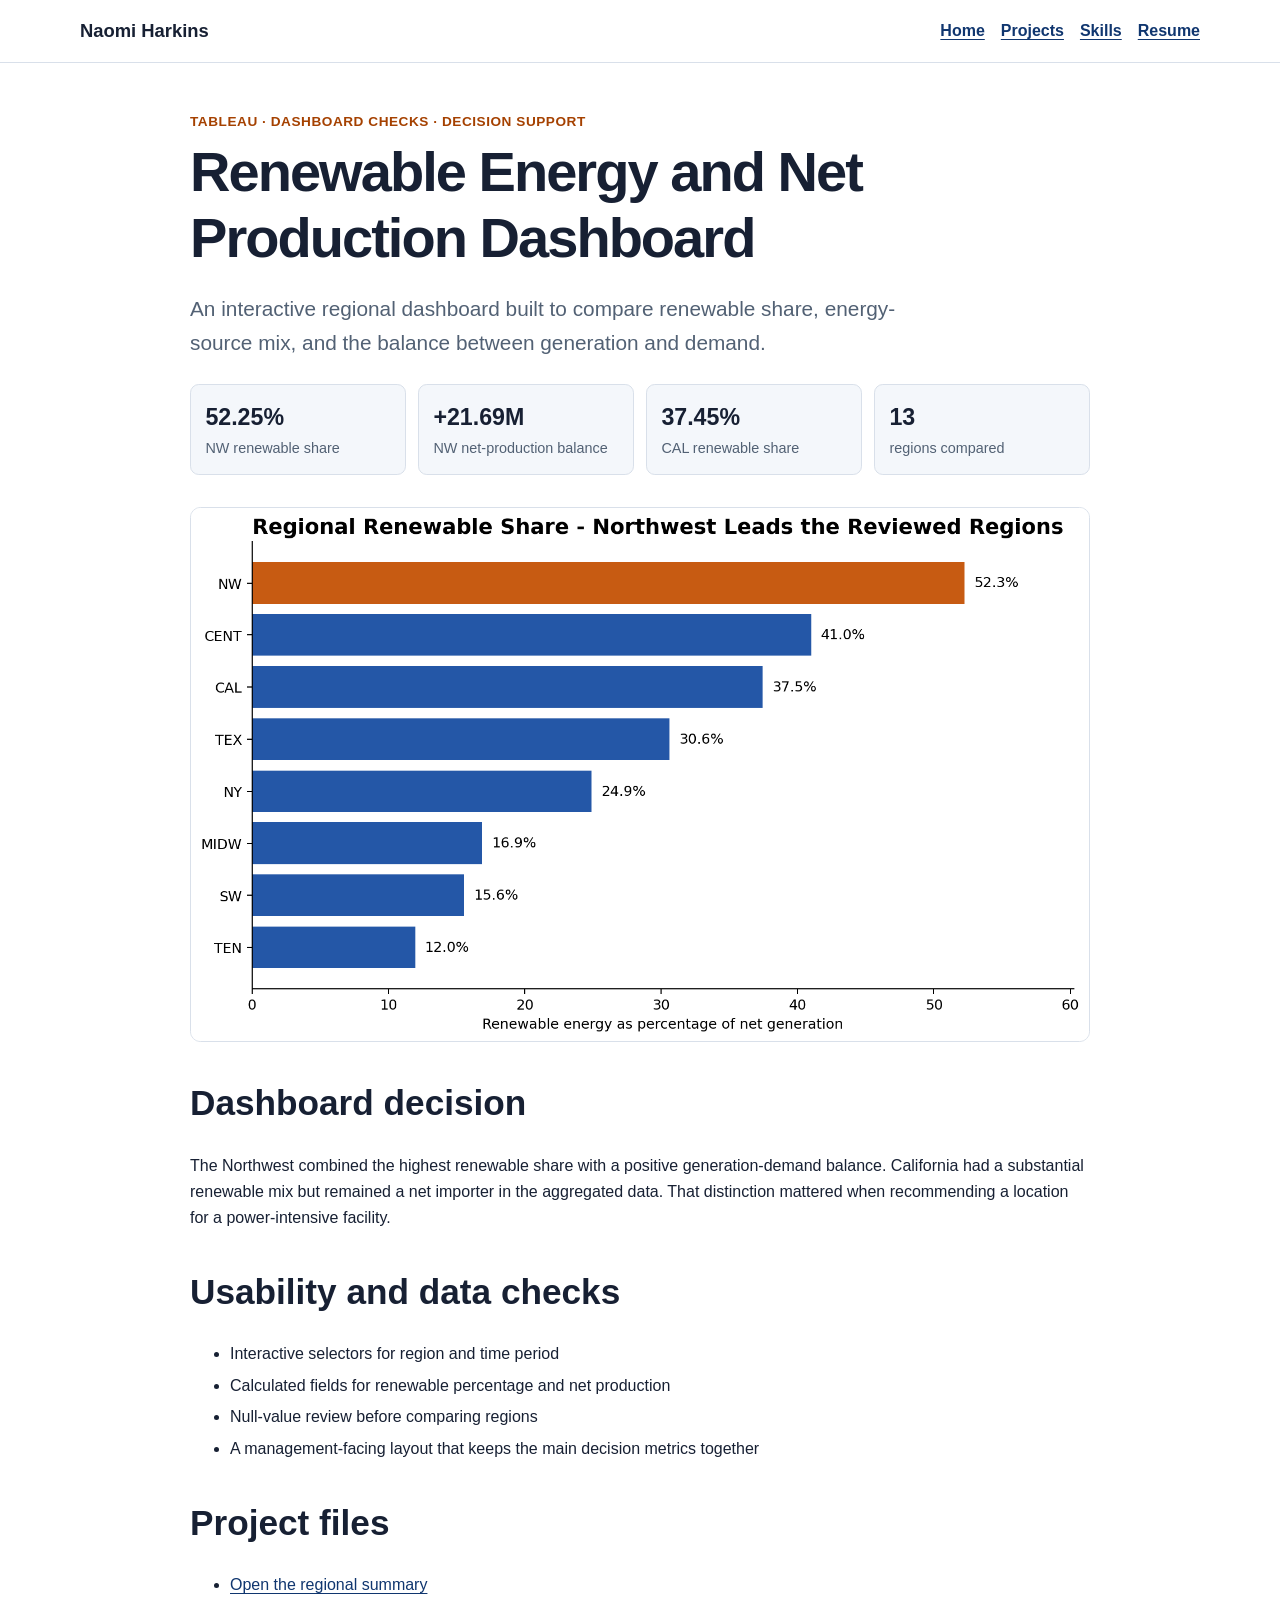
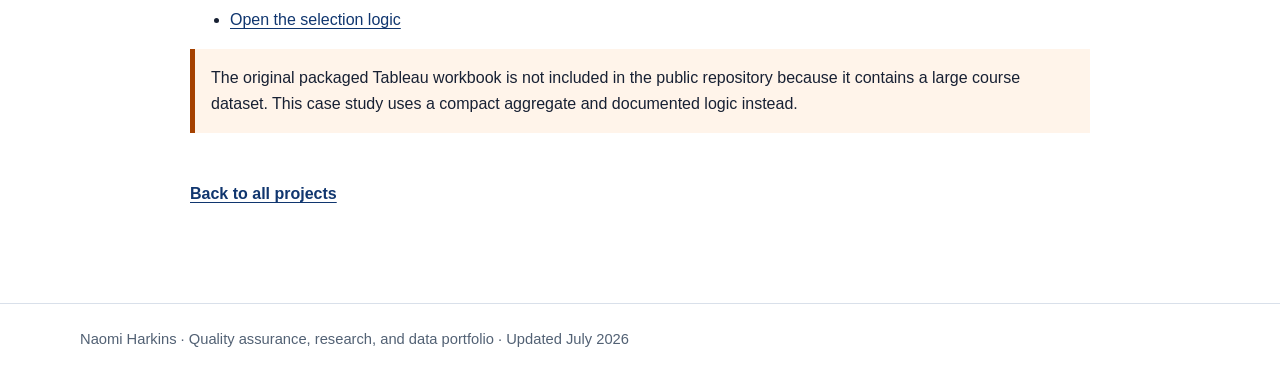
<file: projects/renewable-energy-dashboard/index.html>
<!doctype html>
<html lang="en">
<head><meta charset="utf-8"><meta name="viewport" content="width=device-width, initial-scale=1"><meta name="description" content="Tableau renewable-energy and net-production dashboard case study."><title>Renewable Energy Dashboard | Naomi Harkins</title><link rel="stylesheet" href="../../styles.css"></head>
<body><a class="skip-link" href="#main-content">Skip to main content</a><header class="site-header compact-header">
  <div class="wrapper header-row">
    <a class="brand" href="../../index.html">Naomi Harkins</a>
    <nav aria-label="Primary navigation">
      <a href="../../index.html">Home</a>
      <a href="../../index.html#projects">Projects</a>
      <a href="../../index.html#skills">Skills</a>
      <a href="../../resume/index.html">Resume</a>
    </nav>
  </div>
</header>
<main id="main-content" class="wrapper project-page" tabindex="-1">
<p class="eyebrow">Tableau · dashboard checks · decision support</p>
<h1>Renewable Energy and Net Production Dashboard</h1>
<p class="lede">An interactive regional dashboard built to compare renewable share, energy-source mix, and the balance between generation and demand.</p>
<div class="metric-grid"><div><strong>52.25%</strong><span>NW renewable share</span></div><div><strong>+21.69M</strong><span>NW net-production balance</span></div><div><strong>37.45%</strong><span>CAL renewable share</span></div><div><strong>13</strong><span>regions compared</span></div></div>
<img class="project-hero" src="../../assets/renewable-energy-dashboard.png" alt="Horizontal bar chart of renewable energy share by region, with the Northwest at the highest percentage.">
<section><h2>Dashboard decision</h2><p>The Northwest combined the highest renewable share with a positive generation-demand balance. California had a substantial renewable mix but remained a net importer in the aggregated data. That distinction mattered when recommending a location for a power-intensive facility.</p></section>
<section><h2>Usability and data checks</h2><ul><li>Interactive selectors for region and time period</li><li>Calculated fields for renewable percentage and net production</li><li>Null-value review before comparing regions</li><li>A management-facing layout that keeps the main decision metrics together</li></ul></section>
<section><h2>Project files</h2><ul class="file-links"><li><a href="regional-energy-summary.csv">Open the regional summary</a></li><li><a href="analysis.py">Open the selection logic</a></li></ul><p class="status-note">The original packaged Tableau workbook is not included in the public repository because it contains a large course dataset. This case study uses a compact aggregate and documented logic instead.</p></section>
<p class="back-link"><a href="../../index.html#projects">Back to all projects</a></p>
</main><footer class="site-footer"><div class="wrapper">Naomi Harkins · Quality assurance, research, and data portfolio · Updated July 2026</div></footer></body></html>
</file>
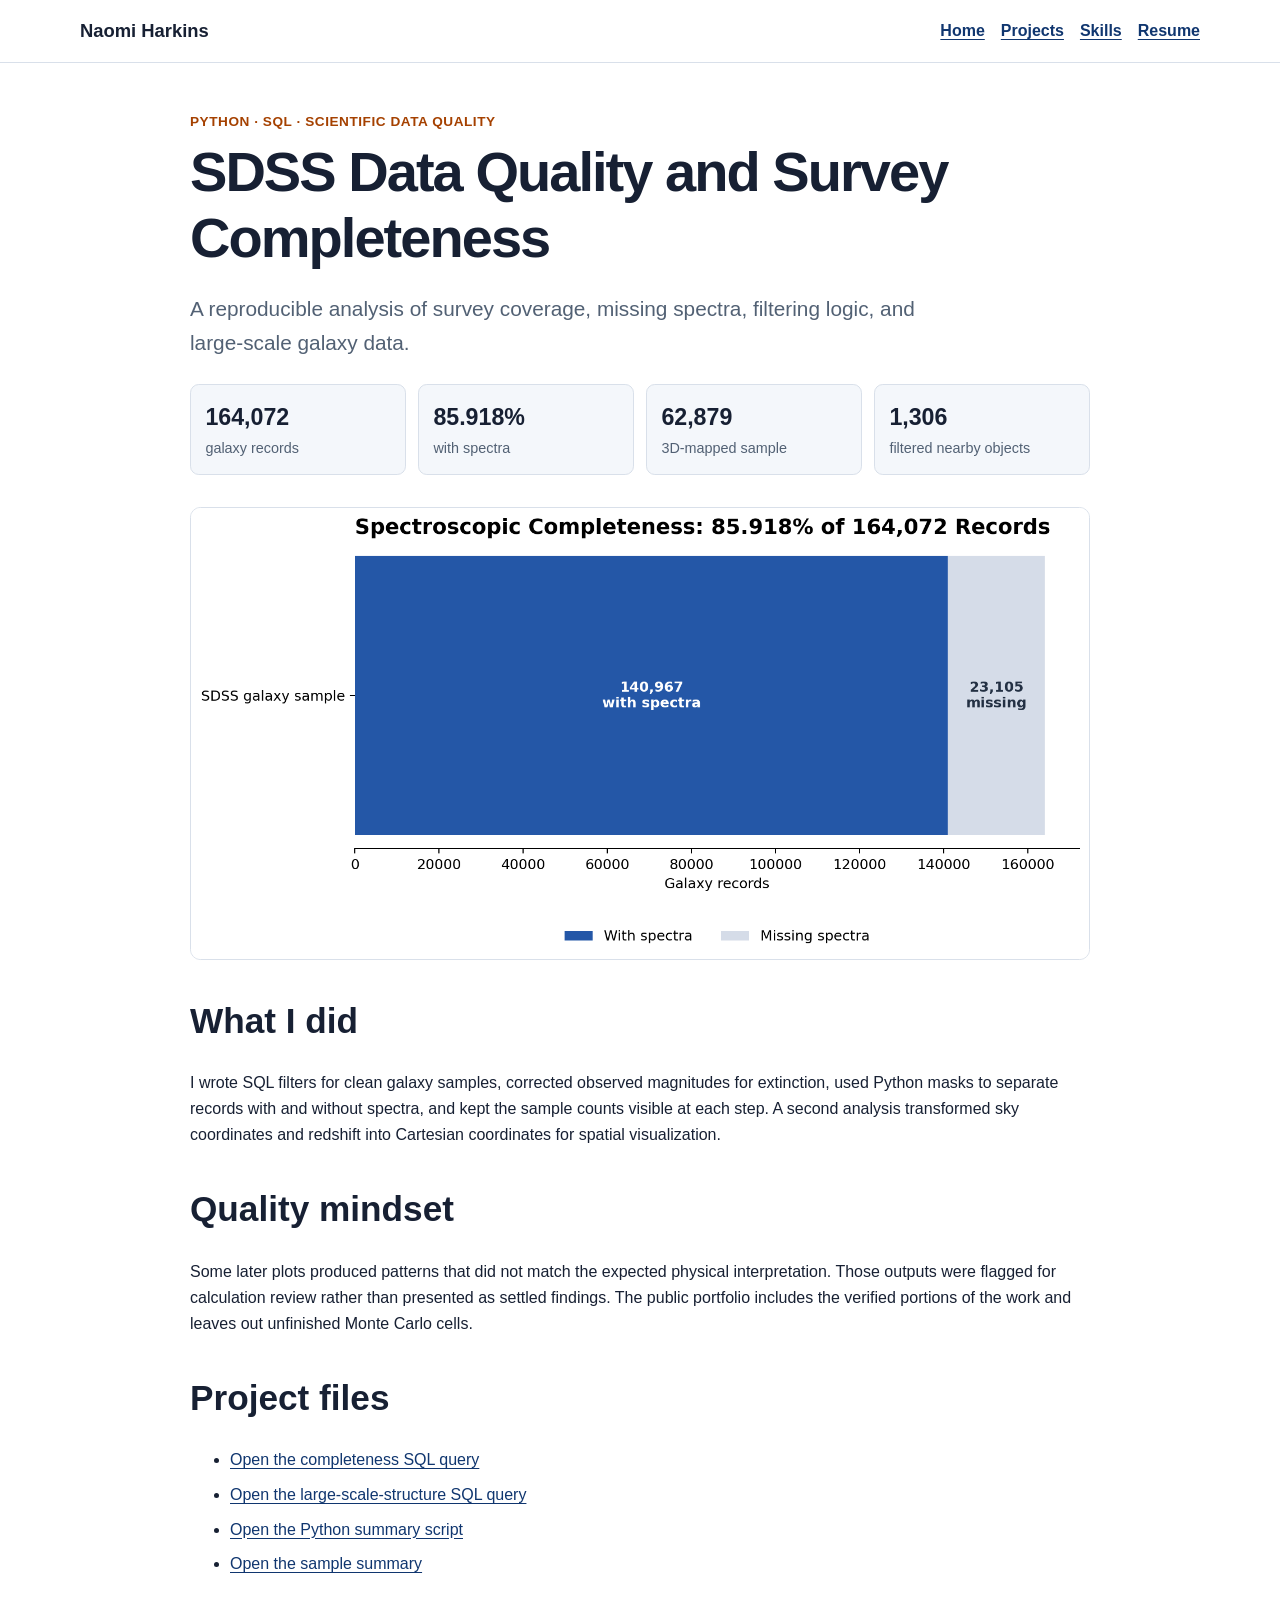
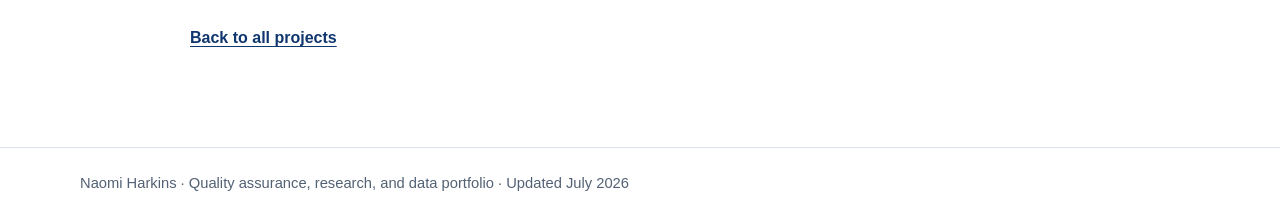
<file: projects/sdss-data-quality/index.html>
<!doctype html>
<html lang="en">
<head><meta charset="utf-8"><meta name="viewport" content="width=device-width, initial-scale=1"><meta name="description" content="Python and SQL data-quality case study using Sloan Digital Sky Survey data."><title>SDSS Data Quality | Naomi Harkins</title><link rel="stylesheet" href="../../styles.css"></head>
<body><a class="skip-link" href="#main-content">Skip to main content</a><header class="site-header compact-header">
  <div class="wrapper header-row">
    <a class="brand" href="../../index.html">Naomi Harkins</a>
    <nav aria-label="Primary navigation">
      <a href="../../index.html">Home</a>
      <a href="../../index.html#projects">Projects</a>
      <a href="../../index.html#skills">Skills</a>
      <a href="../../resume/index.html">Resume</a>
    </nav>
  </div>
</header>
<main id="main-content" class="wrapper project-page" tabindex="-1">
<p class="eyebrow">Python · SQL · scientific data quality</p>
<h1>SDSS Data Quality and Survey Completeness</h1>
<p class="lede">A reproducible analysis of survey coverage, missing spectra, filtering logic, and large-scale galaxy data.</p>
<div class="metric-grid"><div><strong>164,072</strong><span>galaxy records</span></div><div><strong>85.918%</strong><span>with spectra</span></div><div><strong>62,879</strong><span>3D-mapped sample</span></div><div><strong>1,306</strong><span>filtered nearby objects</span></div></div>
<img class="project-hero" src="../../assets/sdss-data-quality.png" alt="Bar showing 140,967 galaxy records with spectra and 23,105 without spectra out of 164,072 total.">
<section><h2>What I did</h2><p>I wrote SQL filters for clean galaxy samples, corrected observed magnitudes for extinction, used Python masks to separate records with and without spectra, and kept the sample counts visible at each step. A second analysis transformed sky coordinates and redshift into Cartesian coordinates for spatial visualization.</p></section>
<section><h2>Quality mindset</h2><p>Some later plots produced patterns that did not match the expected physical interpretation. Those outputs were flagged for calculation review rather than presented as settled findings. The public portfolio includes the verified portions of the work and leaves out unfinished Monte Carlo cells.</p></section>
<section><h2>Project files</h2><ul class="file-links"><li><a href="spectroscopic-completeness-query.sql">Open the completeness SQL query</a></li><li><a href="large-scale-structure-query.sql">Open the large-scale-structure SQL query</a></li><li><a href="completeness_analysis.py">Open the Python summary script</a></li><li><a href="sample-summary.csv">Open the sample summary</a></li></ul></section>
<p class="back-link"><a href="../../index.html#projects">Back to all projects</a></p>
</main><footer class="site-footer"><div class="wrapper">Naomi Harkins · Quality assurance, research, and data portfolio · Updated July 2026</div></footer></body></html>
</file>
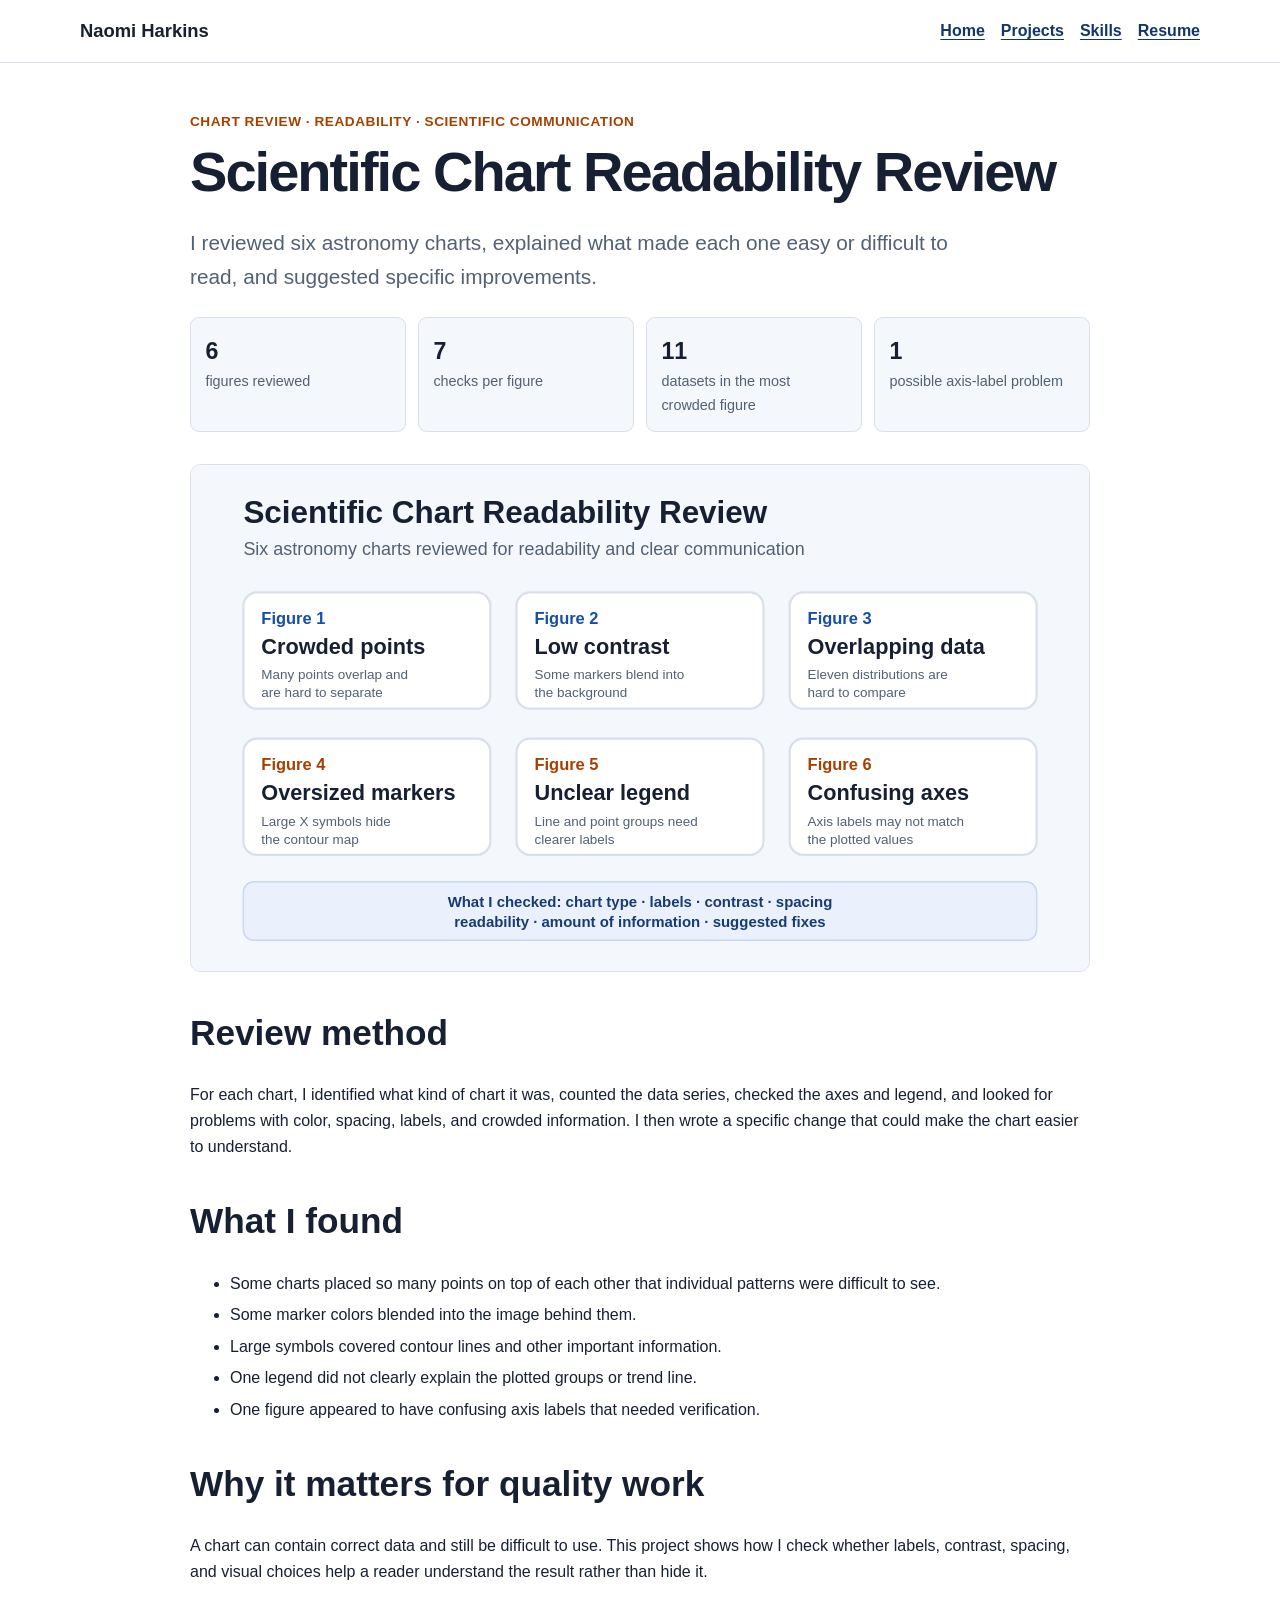
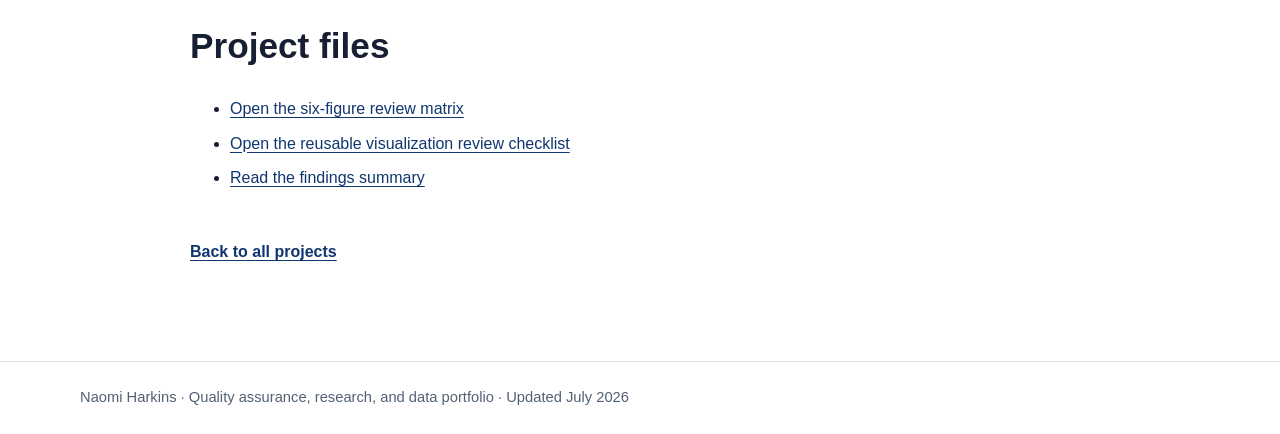
<file: projects/visualization-quality-review/index.html>
<!doctype html>
<html lang="en">
<head>
  <meta charset="utf-8">
  <meta name="viewport" content="width=device-width, initial-scale=1">
  <meta name="description" content="Scientific chart readability review case study.">
  <title>Scientific Chart Readability Review | Naomi Harkins</title>
  <link rel="stylesheet" href="../../styles.css">
</head>
<body>
<a class="skip-link" href="#main-content">Skip to main content</a>
<header class="site-header compact-header">
  <div class="wrapper header-row">
    <a class="brand" href="../../index.html">Naomi Harkins</a>
    <nav aria-label="Primary navigation">
      <a href="../../index.html">Home</a>
      <a href="../../index.html#projects">Projects</a>
      <a href="../../index.html#skills">Skills</a>
      <a href="../../resume/index.html">Resume</a>
    </nav>
  </div>
</header>
<main id="main-content" class="wrapper project-page" tabindex="-1">
  <p class="eyebrow">Chart review · readability · scientific communication</p>
  <h1>Scientific Chart Readability Review</h1>
  <p class="lede">I reviewed six astronomy charts, explained what made each one easy or difficult to read, and suggested specific improvements.</p>
  <div class="metric-grid">
    <div><strong>6</strong><span>figures reviewed</span></div>
    <div><strong>7</strong><span>checks per figure</span></div>
    <div><strong>11</strong><span>datasets in the most crowded figure</span></div>
    <div><strong>1</strong><span>possible axis-label problem</span></div>
  </div>
  <img class="project-hero" src="../../assets/visualization-quality-review.svg" alt="Six astronomy charts summarized by the main readability problem found in each one.">
  <section>
    <h2>Review method</h2>
    <p>For each chart, I identified what kind of chart it was, counted the data series, checked the axes and legend, and looked for problems with color, spacing, labels, and crowded information. I then wrote a specific change that could make the chart easier to understand.</p>
  </section>
  <section>
    <h2>What I found</h2>
    <ul>
      <li>Some charts placed so many points on top of each other that individual patterns were difficult to see.</li>
      <li>Some marker colors blended into the image behind them.</li>
      <li>Large symbols covered contour lines and other important information.</li>
      <li>One legend did not clearly explain the plotted groups or trend line.</li>
      <li>One figure appeared to have confusing axis labels that needed verification.</li>
    </ul>
  </section>
  <section>
    <h2>Why it matters for quality work</h2>
    <p>A chart can contain correct data and still be difficult to use. This project shows how I check whether labels, contrast, spacing, and visual choices help a reader understand the result rather than hide it.</p>
  </section>
  <section>
    <h2>Project files</h2>
    <ul class="file-links">
      <li><a href="review-matrix.csv">Open the six-figure review matrix</a></li>
      <li><a href="review-checklist.md">Open the reusable visualization review checklist</a></li>
      <li><a href="findings-summary.md">Read the findings summary</a></li>
    </ul>
  </section>
  <p class="back-link"><a href="../../index.html#projects">Back to all projects</a></p>
</main>
<footer class="site-footer"><div class="wrapper">Naomi Harkins · Quality assurance, research, and data portfolio · Updated July 2026</div></footer>
</body>
</html>
</file>
<file: styles.css>
:root {
  --ink: #172033;
  --muted: #526174;
  --surface: #ffffff;
  --surface-alt: #f4f7fb;
  --line: #d9e0ea;
  --brand: #174ea6;
  --brand-dark: #10366f;
  --accent: #a54100;
  --focus: #ffbf47;
  --max: 1120px;
}
* { box-sizing: border-box; }
html { scroll-behavior: smooth; }
body {
  margin: 0;
  color: var(--ink);
  background: var(--surface);
  font-family: Arial, Helvetica, sans-serif;
  font-size: 1rem;
  line-height: 1.62;
}
a { color: var(--brand-dark); text-underline-offset: 0.18em; }
a:hover { text-decoration-thickness: 0.15em; }
a:focus-visible, button:focus-visible, [tabindex]:focus-visible {
  outline: 4px solid var(--focus);
  outline-offset: 3px;
  border-radius: 2px;
}
.skip-link {
  position: absolute;
  left: 1rem;
  top: -5rem;
  z-index: 1000;
  padding: 0.75rem 1rem;
  background: #000;
  color: #fff;
}
.skip-link:focus { top: 1rem; }
.wrapper { width: min(calc(100% - 2rem), var(--max)); margin-inline: auto; }
.site-header { background: linear-gradient(135deg, #eef4ff, #ffffff 65%); border-bottom: 1px solid var(--line); }
.compact-header { background: var(--surface); }
.header-row { display: flex; align-items: center; justify-content: space-between; gap: 1rem; padding-block: 1rem; }
.brand { color: var(--ink); font-weight: 800; font-size: 1.15rem; text-decoration: none; }
nav { display: flex; flex-wrap: wrap; gap: 1rem; }
nav a { font-weight: 700; }
nav a[aria-current="page"] { text-decoration-thickness: 0.18em; }
.hero { padding: 4.5rem 0 3.5rem; }
.hero-grid { display: grid; grid-template-columns: 1.35fr 0.65fr; gap: 2.5rem; align-items: center; }
.eyebrow { margin: 0 0 0.4rem; color: var(--accent); font-weight: 800; letter-spacing: 0.04em; text-transform: uppercase; font-size: 0.85rem; }
h1, h2, h3 { line-height: 1.18; color: var(--ink); }
h1 { margin: 0 0 1rem; font-size: clamp(2.1rem, 5vw, 4.35rem); letter-spacing: -0.035em; }
h2 { margin-top: 0; font-size: clamp(1.5rem, 3vw, 2.2rem); }
h3 { font-size: 1.25rem; }
.lede { color: var(--muted); font-size: clamp(1.08rem, 2vw, 1.3rem); max-width: 66ch; }
.hero-actions { display: flex; flex-wrap: wrap; gap: 0.75rem; margin-top: 1.5rem; }
.button { display: inline-block; padding: 0.7rem 1rem; border: 2px solid var(--brand); border-radius: 0.45rem; font-weight: 800; text-decoration: none; }
.button.primary { color: #fff; background: var(--brand); }
.button.secondary { color: var(--brand-dark); background: #fff; }
.hero-panel { padding: 1.25rem; background: var(--surface); border: 1px solid var(--line); border-radius: 0.75rem; box-shadow: 0 16px 50px rgba(30,55,90,0.08); }
.hero-panel h2 { font-size: 1.35rem; }
.hero-panel ul { padding-left: 1.2rem; }
.section { padding: 4rem 0; }
.section.alt { background: var(--surface-alt); border-block: 1px solid var(--line); }
.section-intro { max-width: 72ch; color: var(--muted); }
.project-grid { display: grid; grid-template-columns: repeat(2, minmax(0, 1fr)); gap: 1.25rem; margin-top: 1.8rem; }
.card { background: #fff; border: 1px solid var(--line); border-radius: 0.75rem; overflow: hidden; display: flex; flex-direction: column; box-shadow: 0 8px 24px rgba(30,55,90,0.035); }
.card img { display: block; width: 100%; height: auto; object-fit: contain; border-bottom: 1px solid var(--line); background: #ffffff; }
.card-body { padding: 1.25rem; display: flex; flex-direction: column; height: 100%; }
.card h3 { margin: 0 0 0.5rem; }
.card p { color: var(--muted); }
.card a.more { margin-top: auto; font-weight: 800; }
.tags { display: flex; flex-wrap: wrap; gap: 0.4rem; margin: 0.8rem 0; }
.tag { background: #eaf1fd; border: 1px solid #c8d7f3; color: #173b72; border-radius: 999px; padding: 0.15rem 0.55rem; font-size: 0.84rem; font-weight: 700; }
.skill-grid { display: grid; grid-template-columns: repeat(3, minmax(0,1fr)); gap: 1rem; }
.skill-box { border: 1px solid var(--line); border-radius: 0.65rem; padding: 1.1rem; background: #fff; }
.skill-box h3 { margin-top: 0; }
.project-page { padding-block: 3rem 5rem; max-width: 900px; }
.project-page h1 { font-size: clamp(2rem, 5vw, 3.5rem); }
.project-page section { margin-top: 2.5rem; }
.project-page li { margin-block: 0.35rem; }
.project-hero { display: block; width: 100%; margin: 2rem 0; border: 1px solid var(--line); border-radius: 0.65rem; }
.status-note { padding: 1rem; border-left: 5px solid var(--accent); background: #fff4ea; }
.metric-grid { display: grid; grid-template-columns: repeat(4, minmax(0,1fr)); gap: 0.75rem; margin: 1.5rem 0; }
.metric-grid div { border: 1px solid var(--line); border-radius: 0.55rem; padding: 0.9rem; background: var(--surface-alt); }
.metric-grid strong { display: block; font-size: 1.45rem; }
.metric-grid span { display: block; color: var(--muted); font-size: 0.9rem; }
.file-links li { margin: 0.55rem 0; }
.back-link { margin-top: 3rem; font-weight: 800; }
.site-footer { border-top: 1px solid var(--line); color: var(--muted); padding: 1.5rem 0; font-size: 0.92rem; }
.resume-thumb { width: 100%; border: 1px solid var(--line); border-radius: 0.4rem; }
.resume-page-preview { margin-top: 2rem; }
code { overflow-wrap: anywhere; }
@media (max-width: 760px) {
  .header-row { align-items: flex-start; flex-direction: column; }
  .hero-grid, .project-grid, .skill-grid, .metric-grid { grid-template-columns: 1fr; }
  .hero { padding-top: 3rem; }
}
@media (prefers-reduced-motion: reduce) { html { scroll-behavior: auto; } }
@media (forced-colors: active) { .tag, .button, .card, .skill-box, .metric-grid div { border: 1px solid CanvasText; } }
</file>
